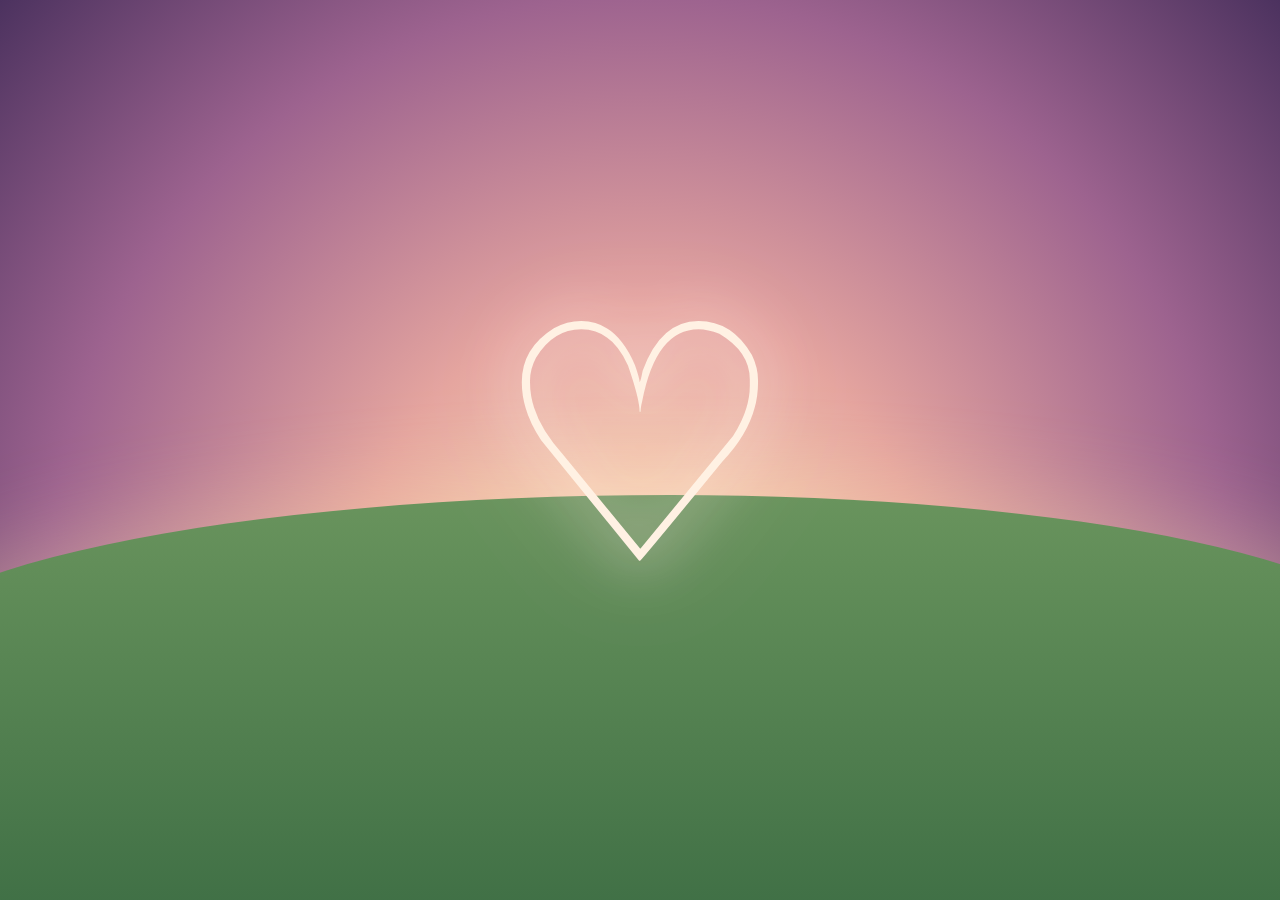
<file: suite.html>
<!doctype html>
<html lang="fr"><head><meta charset="utf-8"><meta name="viewport" content="width=device-width,initial-scale=1,viewport-fit=cover">
<meta name="theme-color" content="#a76784"><meta name="description" content="La suite de notre petite histoire.">
<title>Pour toi ♡</title><style>
*{box-sizing:border-box}html,body{margin:0;width:100%;height:100%;overflow:hidden}
body{font-family:Georgia,serif;background:radial-gradient(circle at 50% 65%,#fbe0bb 0%,#e5a59f 32%,#9d638f 68%,#4c325f 100%);display:grid;place-items:center}
body::before{content:"";position:fixed;inset:55% -10% -20%;background:linear-gradient(0deg,#2f613c,#69945d);border-radius:52% 48% 0 0/29% 27% 0 0;filter:drop-shadow(0 -12px 45px #ffe0aa55)}
.main{position:relative;z-index:2;text-align:center;animation:appear 1.3s ease both}
.heart{font-size:clamp(150px,29vw,330px);color:#fff1e3;text-shadow:0 0 55px #fff0eb,0 0 110px #ffbaca;animation:pulse 3.7s ease-in-out infinite;line-height:1}
@keyframes appear{from{opacity:0;transform:scale(.68)}to{opacity:1;transform:scale(1)}}
@keyframes pulse{0%,100%{transform:scale(1)}50%{transform:scale(1.08)}}
.petals{position:fixed;inset:0;pointer-events:none}
.petals span{position:absolute;left:var(--x);top:-12%;width:var(--s);height:calc(var(--s)*.8);border-radius:70% 0 65% 30%;background:linear-gradient(135deg,#ffe0e7,#df719b);opacity:.7;animation:fall var(--t) linear var(--d) infinite}
@keyframes fall{to{transform:translate(13vw,120vh) rotate(770deg)}}
@media(prefers-reduced-motion:reduce){.heart,.petals span{animation:none}}
</style></head><body><div class="petals" id="petals" aria-hidden="true"></div><main class="main" aria-label="La suite de notre histoire"><div class="heart" aria-hidden="true">♡</div></main>
<script>for(let i=0;i<23;i++){const e=document.createElement("span");e.style.cssText="--x:"+(i*41%103)+"%;--s:"+(12+i%6*5)+"px;--t:"+(5+i%6)+"s;--d:-"+(i*3%11)+"s";document.getElementById("petals").appendChild(e)}</script>
</body></html>
</file>
